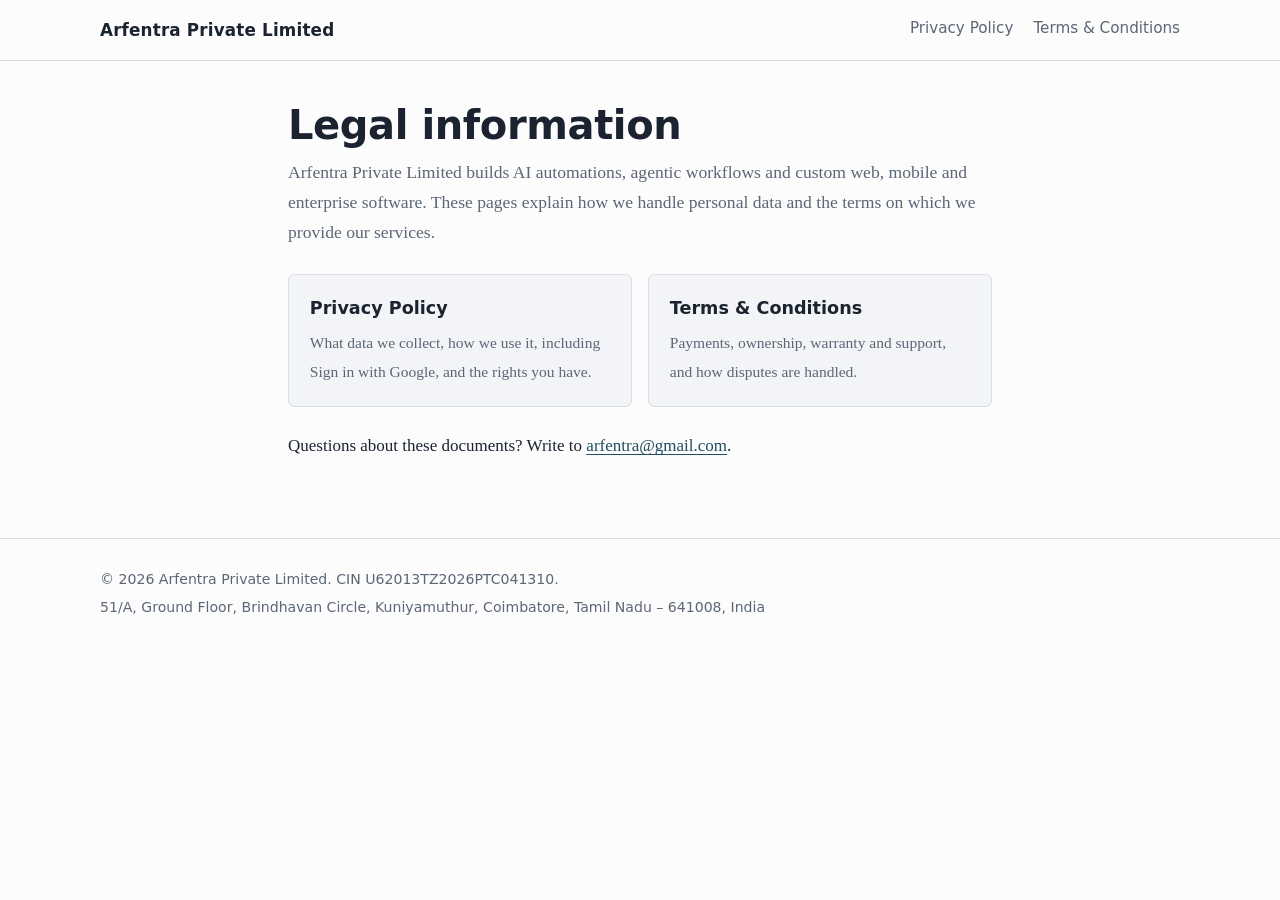
<file: index.html>
<!DOCTYPE html>
<html lang="en-IN">
<head>
  <meta charset="utf-8">
  <meta name="viewport" content="width=device-width, initial-scale=1">
  <title>Legal | Arfentra Private Limited</title>
  <meta name="description" content="Privacy Policy and Terms &amp; Conditions of Arfentra Private Limited.">
  <link rel="stylesheet" href="style.css">
</head>
<body>
  <header class="site-header">
    <div class="bar">
      <a class="brand" href="index.html">Arfentra Private Limited</a>
      <nav aria-label="Legal pages">
        <a href="privacy-policy.html">Privacy Policy</a>
        <a href="terms-and-conditions.html">Terms &amp; Conditions</a>
      </nav>
    </div>
  </header>

  <div class="layout" style="grid-template-columns: minmax(0, 44rem); justify-content: center;">
    <article>
      <h1>Legal information</h1>
      <p class="lede">Arfentra Private Limited builds AI automations, agentic workflows and custom web, mobile and enterprise software. These pages explain how we handle personal data and the terms on which we provide our services.</p>

      <div class="cards">
        <a class="card" href="privacy-policy.html">
          <strong>Privacy Policy</strong>
          <span>What data we collect, how we use it, including Sign in with Google, and the rights you have.</span>
        </a>
        <a class="card" href="terms-and-conditions.html">
          <strong>Terms &amp; Conditions</strong>
          <span>Payments, ownership, warranty and support, and how disputes are handled.</span>
        </a>
      </div>

      <p>Questions about these documents? Write to <a href="mailto:arfentra@gmail.com">arfentra@gmail.com</a>.</p>
    </article>
  </div>

  <footer class="site-footer">
    <div class="inner">
      <p>&copy; 2026 Arfentra Private Limited. CIN U62013TZ2026PTC041310.</p>
      <p>51/A, Ground Floor, Brindhavan Circle, Kuniyamuthur, Coimbatore, Tamil Nadu &ndash; 641008, India</p>
    </div>
  </footer>
</body>
</html>
</file>
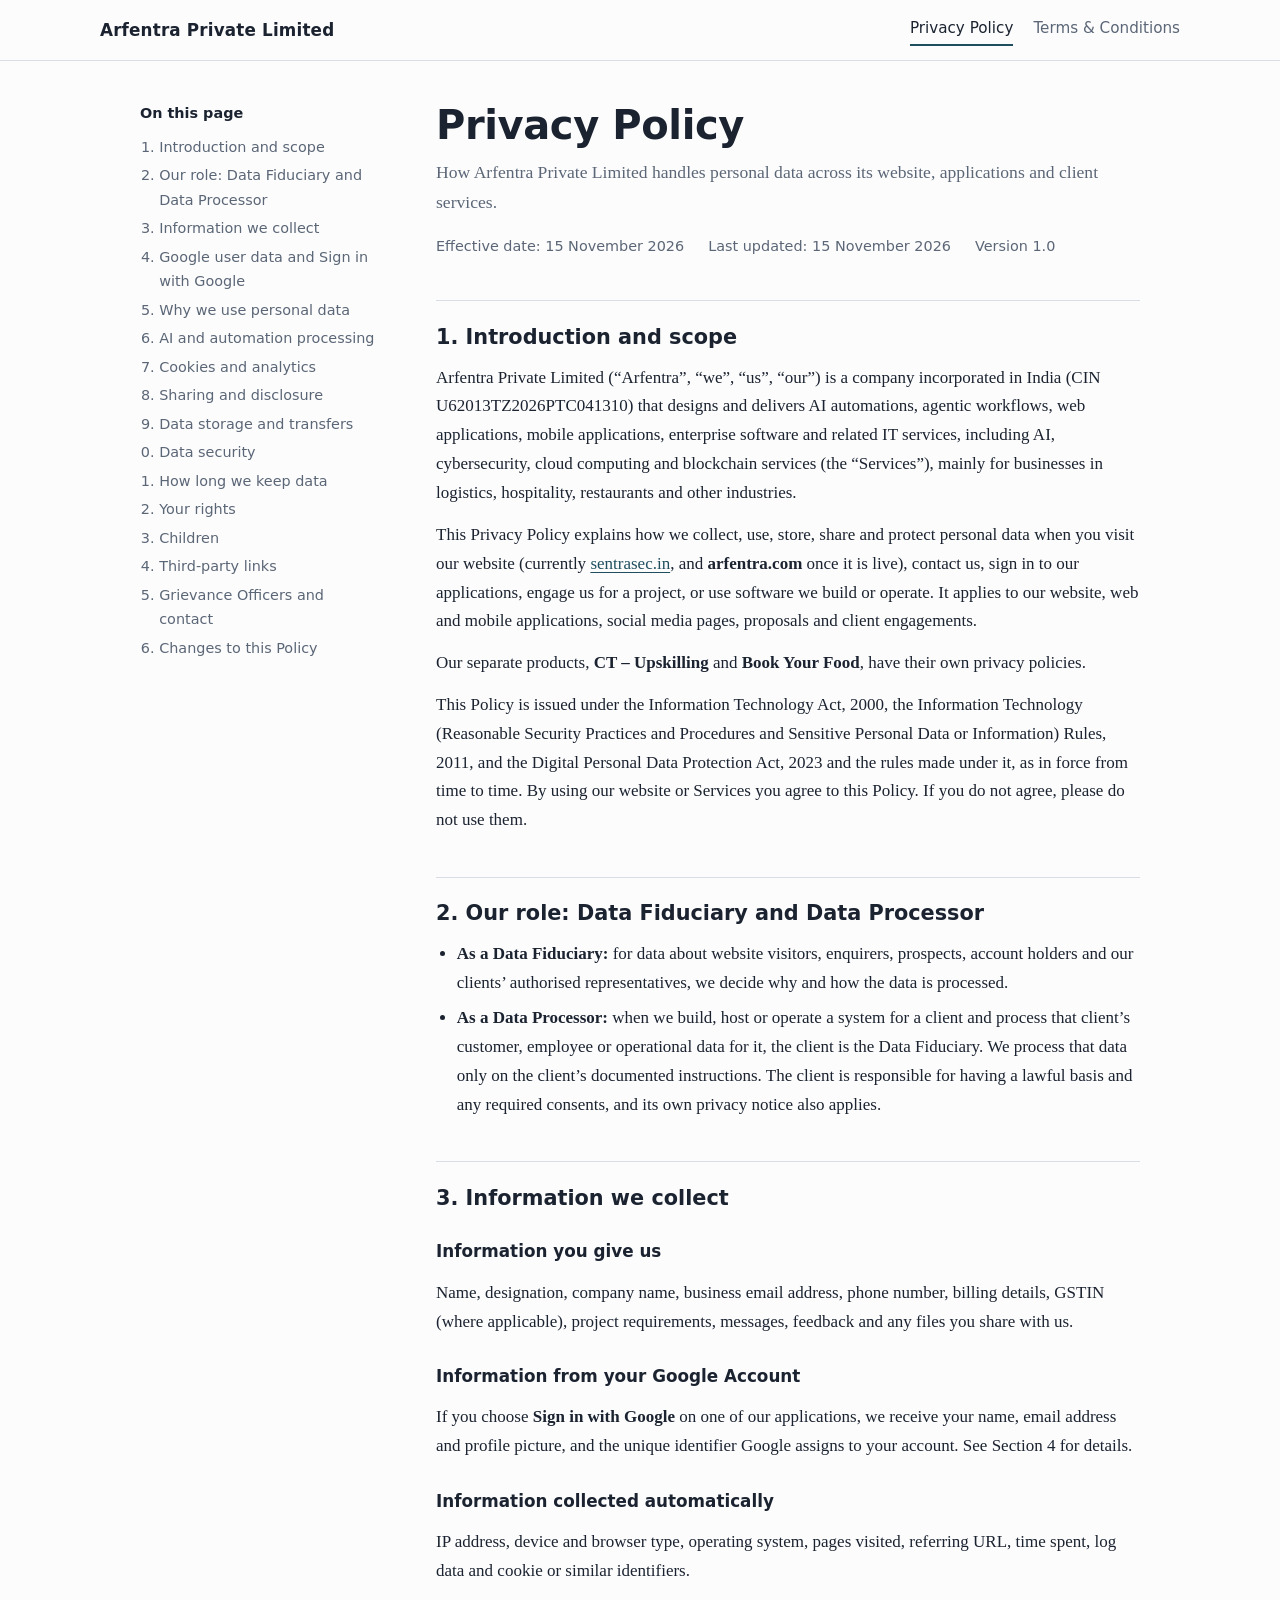
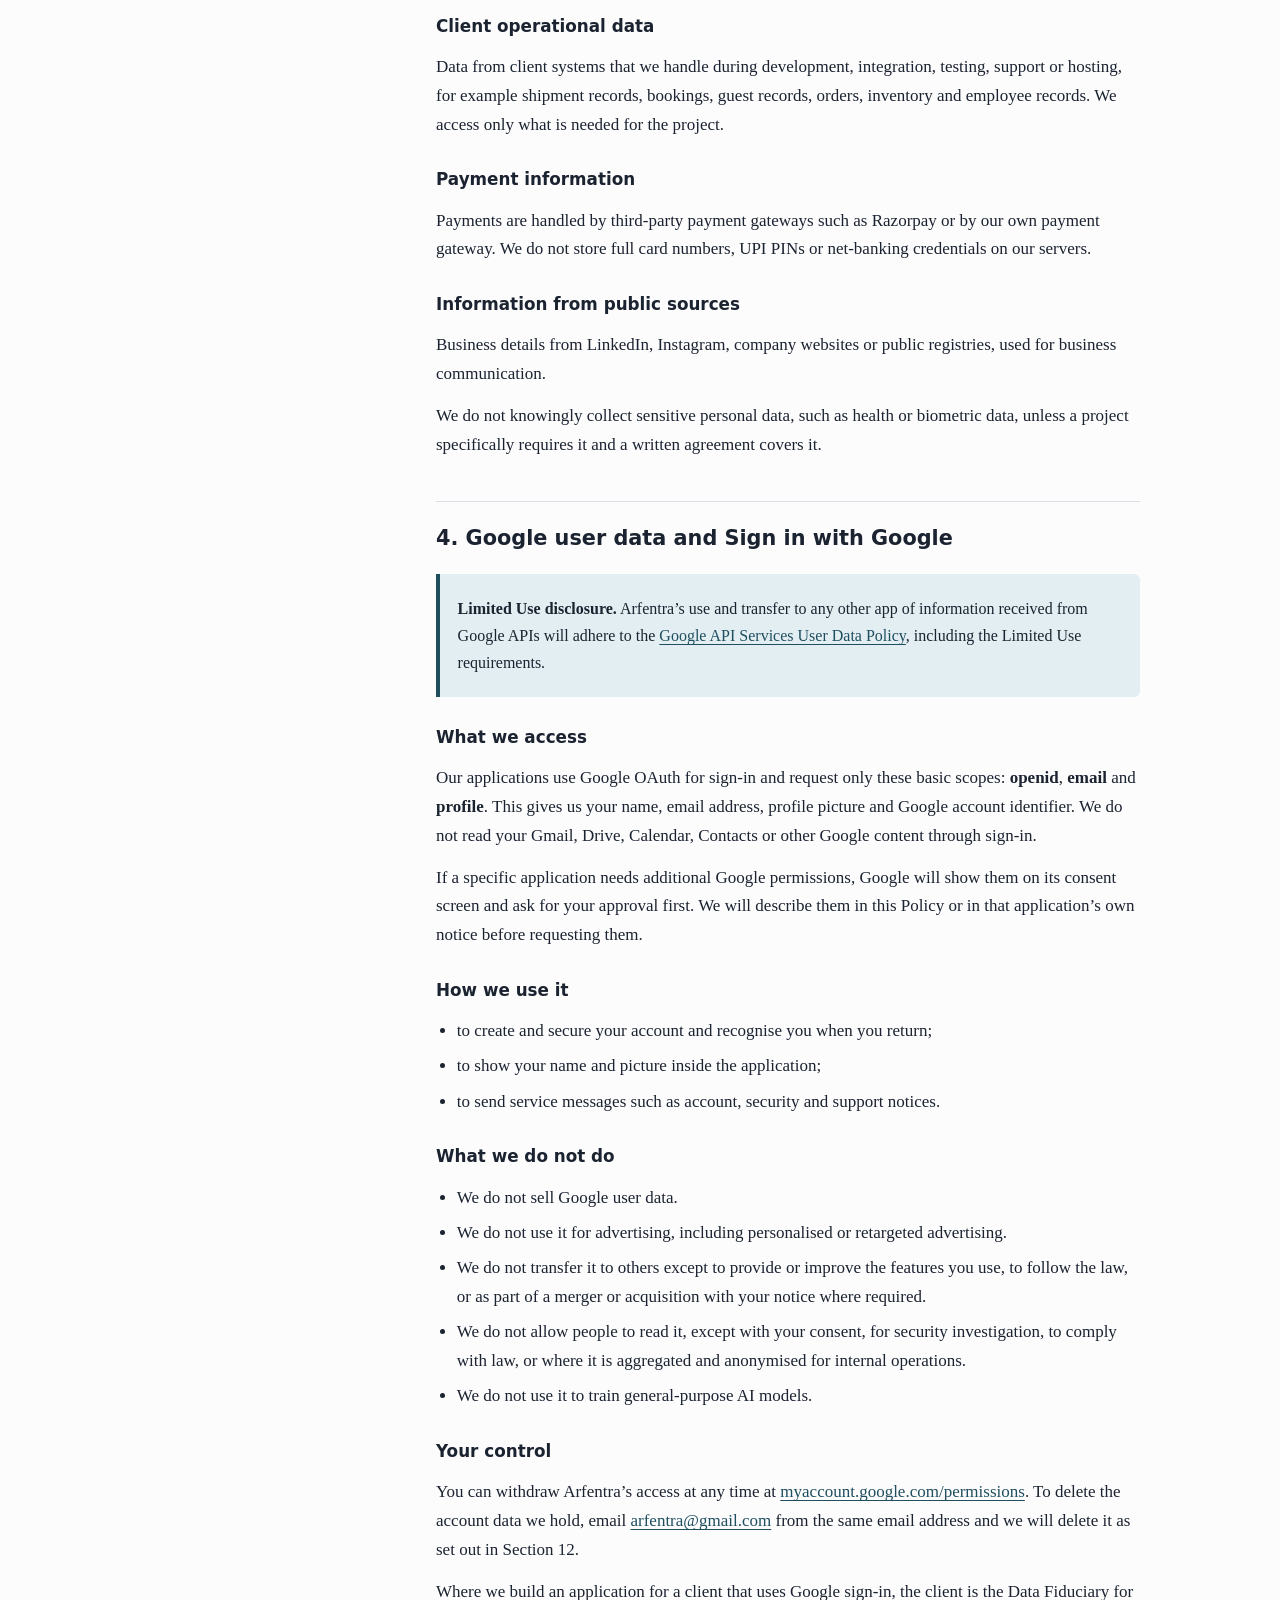
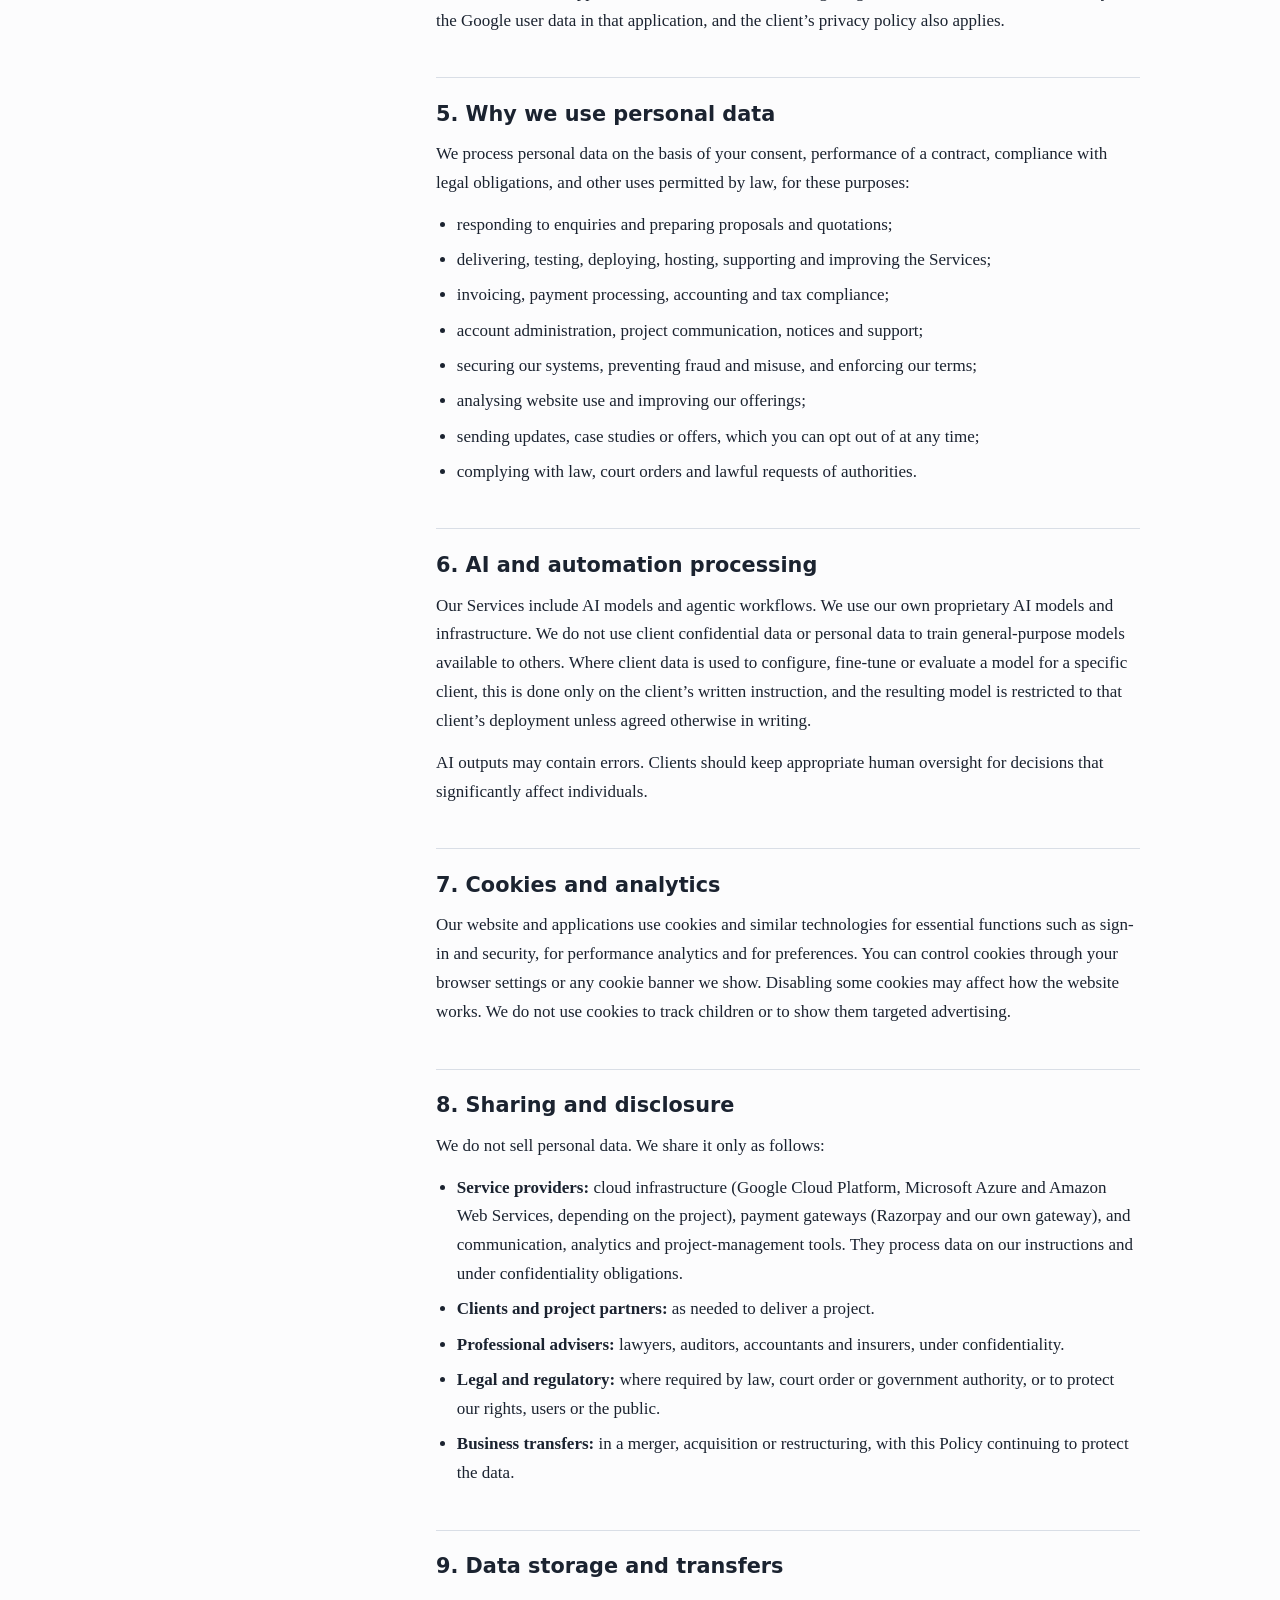
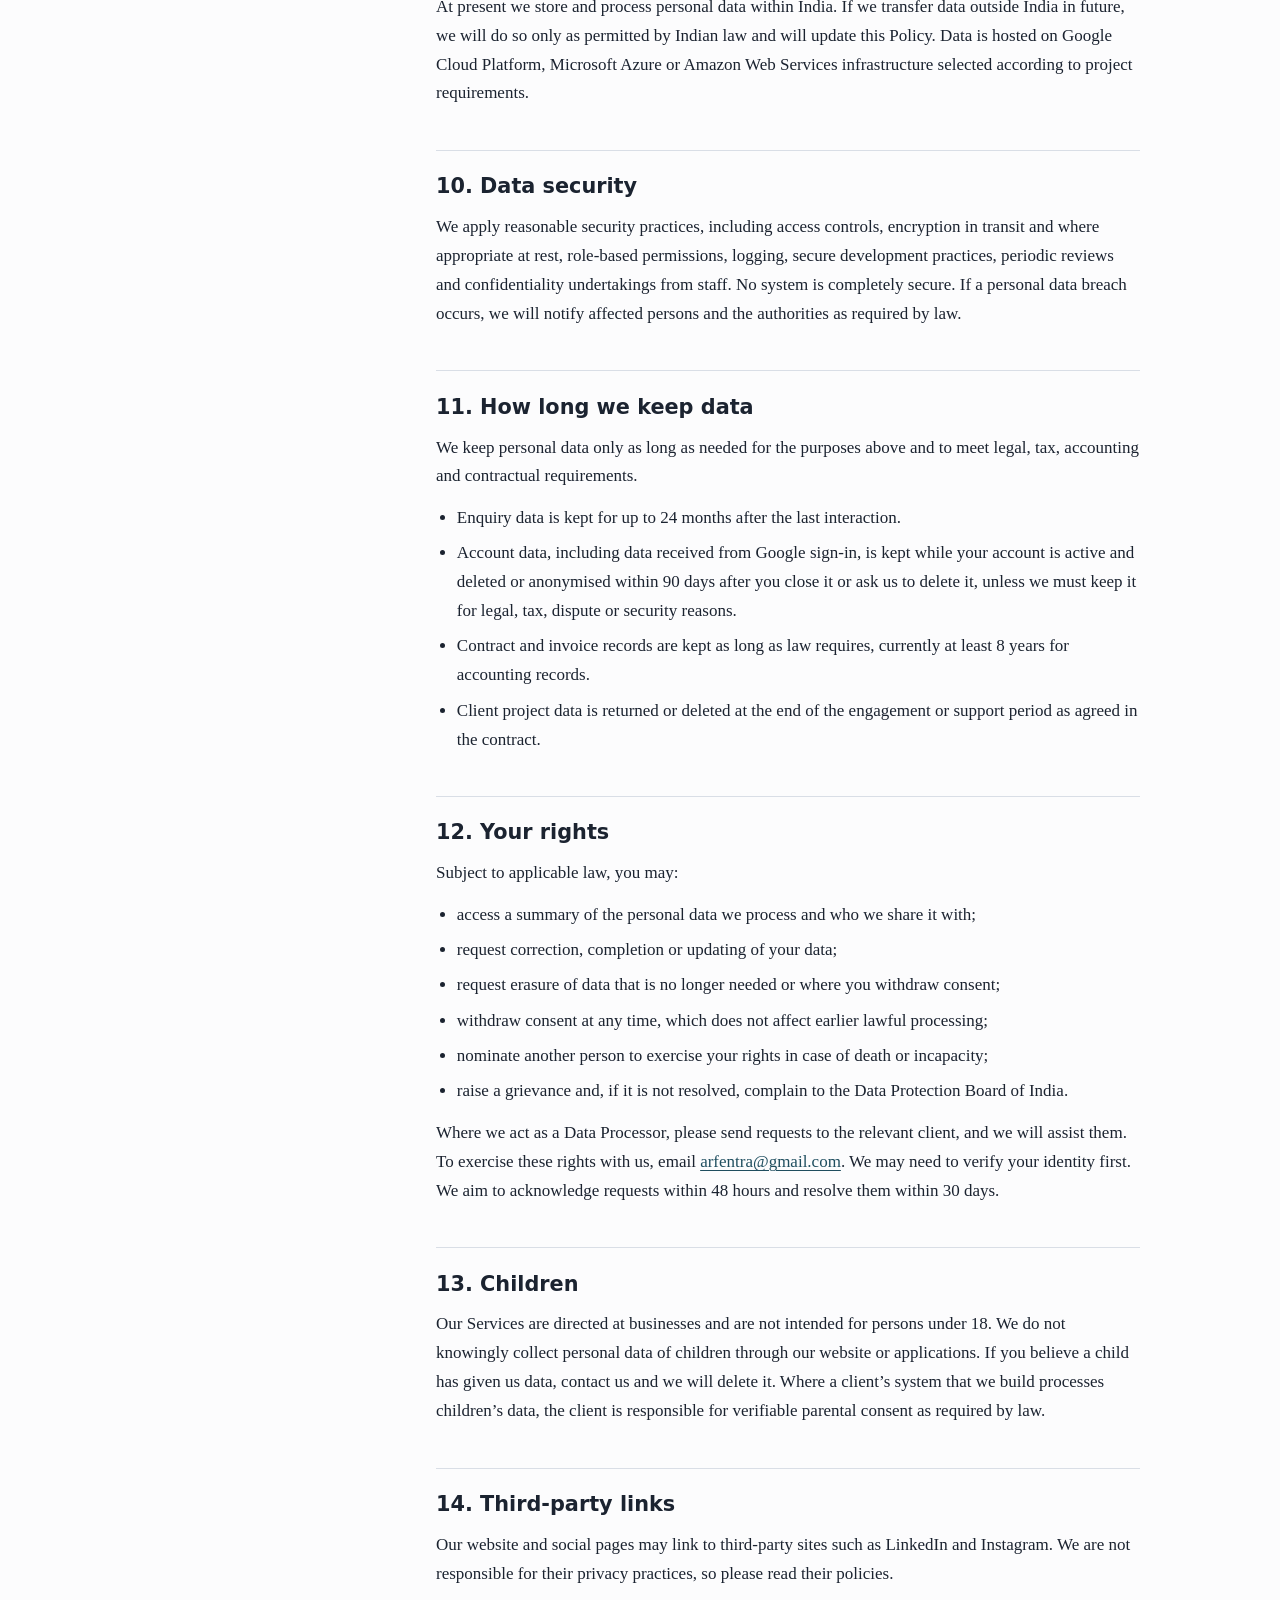
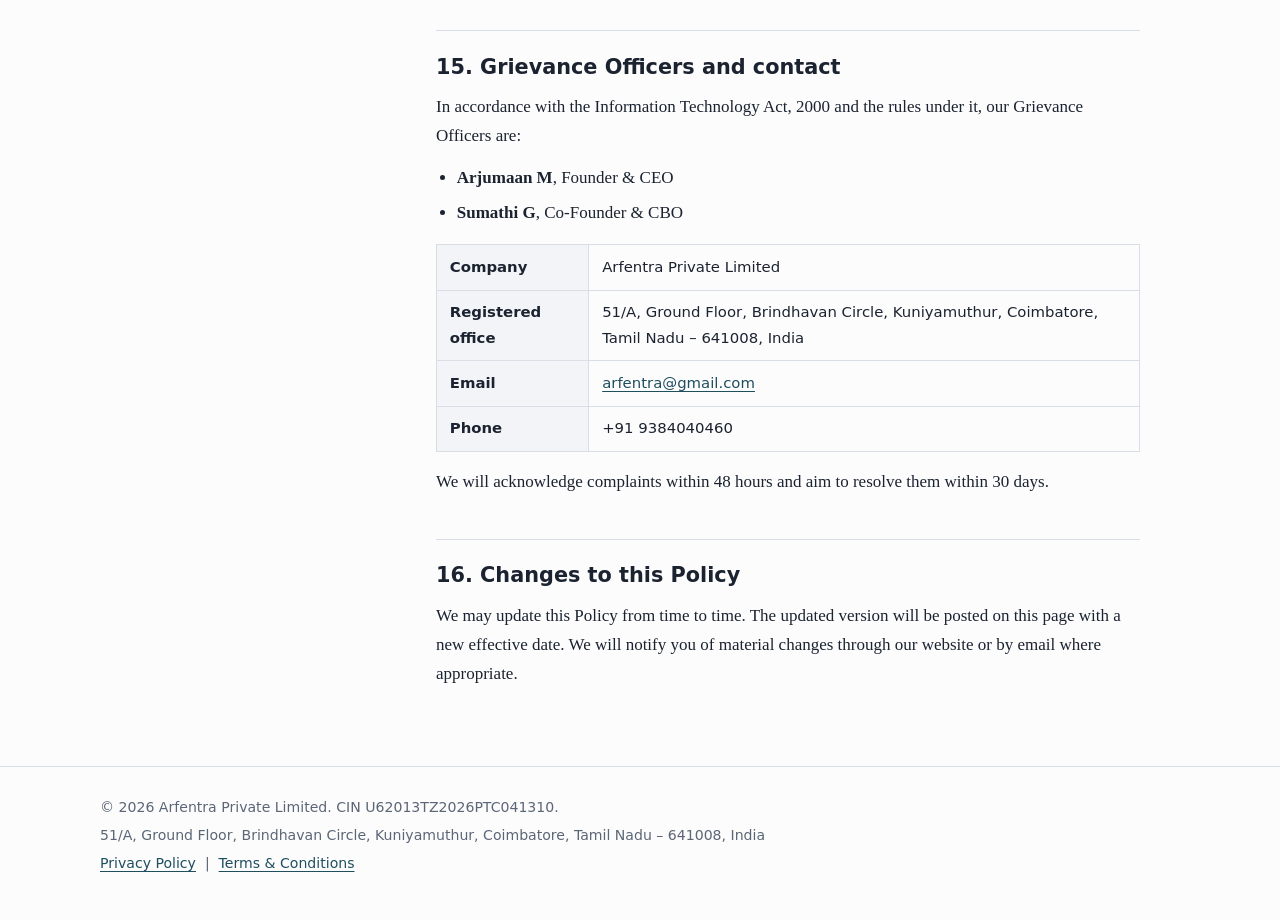
<file: privacy-policy.html>
<!DOCTYPE html>
<html lang="en-IN">
<head>
  <meta charset="utf-8">
  <meta name="viewport" content="width=device-width, initial-scale=1">
  <title>Privacy Policy | Arfentra Private Limited</title>
  <meta name="description" content="How Arfentra Private Limited collects, uses, shares and protects personal data, including data received through Sign in with Google.">
  <link rel="stylesheet" href="style.css">
</head>
<body>
  <header class="site-header">
    <div class="bar">
      <a class="brand" href="index.html">Arfentra Private Limited</a>
      <nav aria-label="Legal pages">
        <a href="privacy-policy.html" aria-current="page">Privacy Policy</a>
        <a href="terms-and-conditions.html">Terms &amp; Conditions</a>
      </nav>
    </div>
  </header>

  <div class="layout">
    <aside class="toc" aria-label="Contents">
      <details>
        <summary>On this page</summary>
        <ol id="toc-list"></ol>
      </details>
    </aside>

    <article>
      <h1>Privacy Policy</h1>
      <p class="lede">How Arfentra Private Limited handles personal data across its website, applications and client services.</p>
      <div class="meta">
        <span>Effective date: 15 November 2026</span>
        <span>Last updated: 15 November 2026</span>
        <span>Version 1.0</span>
      </div>

      <h2>1. Introduction and scope</h2>
      <p>Arfentra Private Limited (&ldquo;Arfentra&rdquo;, &ldquo;we&rdquo;, &ldquo;us&rdquo;, &ldquo;our&rdquo;) is a company incorporated in India (CIN U62013TZ2026PTC041310) that designs and delivers AI automations, agentic workflows, web applications, mobile applications, enterprise software and related IT services, including AI, cybersecurity, cloud computing and blockchain services (the &ldquo;Services&rdquo;), mainly for businesses in logistics, hospitality, restaurants and other industries.</p>
      <p>This Privacy Policy explains how we collect, use, store, share and protect personal data when you visit our website (currently <a href="https://sentrasec.in">sentrasec.in</a>, and <strong>arfentra.com</strong> once it is live), contact us, sign in to our applications, engage us for a project, or use software we build or operate. It applies to our website, web and mobile applications, social media pages, proposals and client engagements.</p>
      <p>Our separate products, <strong>CT &ndash; Upskilling</strong> and <strong>Book Your Food</strong>, have their own privacy policies.</p>
      <p>This Policy is issued under the Information Technology Act, 2000, the Information Technology (Reasonable Security Practices and Procedures and Sensitive Personal Data or Information) Rules, 2011, and the Digital Personal Data Protection Act, 2023 and the rules made under it, as in force from time to time. By using our website or Services you agree to this Policy. If you do not agree, please do not use them.</p>

      <h2>2. Our role: Data Fiduciary and Data Processor</h2>
      <ul>
        <li><strong>As a Data Fiduciary:</strong> for data about website visitors, enquirers, prospects, account holders and our clients&rsquo; authorised representatives, we decide why and how the data is processed.</li>
        <li><strong>As a Data Processor:</strong> when we build, host or operate a system for a client and process that client&rsquo;s customer, employee or operational data for it, the client is the Data Fiduciary. We process that data only on the client&rsquo;s documented instructions. The client is responsible for having a lawful basis and any required consents, and its own privacy notice also applies.</li>
      </ul>

      <h2>3. Information we collect</h2>
      <h3>Information you give us</h3>
      <p>Name, designation, company name, business email address, phone number, billing details, GSTIN (where applicable), project requirements, messages, feedback and any files you share with us.</p>
      <h3>Information from your Google Account</h3>
      <p>If you choose <strong>Sign in with Google</strong> on one of our applications, we receive your name, email address and profile picture, and the unique identifier Google assigns to your account. See Section 4 for details.</p>
      <h3>Information collected automatically</h3>
      <p>IP address, device and browser type, operating system, pages visited, referring URL, time spent, log data and cookie or similar identifiers.</p>
      <h3>Client operational data</h3>
      <p>Data from client systems that we handle during development, integration, testing, support or hosting, for example shipment records, bookings, guest records, orders, inventory and employee records. We access only what is needed for the project.</p>
      <h3>Payment information</h3>
      <p>Payments are handled by third-party payment gateways such as Razorpay or by our own payment gateway. We do not store full card numbers, UPI PINs or net-banking credentials on our servers.</p>
      <h3>Information from public sources</h3>
      <p>Business details from LinkedIn, Instagram, company websites or public registries, used for business communication.</p>
      <p>We do not knowingly collect sensitive personal data, such as health or biometric data, unless a project specifically requires it and a written agreement covers it.</p>

      <h2>4. Google user data and Sign in with Google</h2>
      <div class="callout">
        <p><strong>Limited Use disclosure.</strong> Arfentra&rsquo;s use and transfer to any other app of information received from Google APIs will adhere to the <a href="https://developers.google.com/terms/api-services-user-data-policy#additional_requirements_for_specific_api_scopes">Google API Services User Data Policy</a>, including the Limited Use requirements.</p>
      </div>
      <h3>What we access</h3>
      <p>Our applications use Google OAuth for sign-in and request only these basic scopes: <strong>openid</strong>, <strong>email</strong> and <strong>profile</strong>. This gives us your name, email address, profile picture and Google account identifier. We do not read your Gmail, Drive, Calendar, Contacts or other Google content through sign-in.</p>
      <p>If a specific application needs additional Google permissions, Google will show them on its consent screen and ask for your approval first. We will describe them in this Policy or in that application&rsquo;s own notice before requesting them.</p>
      <h3>How we use it</h3>
      <ul>
        <li>to create and secure your account and recognise you when you return;</li>
        <li>to show your name and picture inside the application;</li>
        <li>to send service messages such as account, security and support notices.</li>
      </ul>
      <h3>What we do not do</h3>
      <ul>
        <li>We do not sell Google user data.</li>
        <li>We do not use it for advertising, including personalised or retargeted advertising.</li>
        <li>We do not transfer it to others except to provide or improve the features you use, to follow the law, or as part of a merger or acquisition with your notice where required.</li>
        <li>We do not allow people to read it, except with your consent, for security investigation, to comply with law, or where it is aggregated and anonymised for internal operations.</li>
        <li>We do not use it to train general-purpose AI models.</li>
      </ul>
      <h3>Your control</h3>
      <p>You can withdraw Arfentra&rsquo;s access at any time at <a href="https://myaccount.google.com/permissions">myaccount.google.com/permissions</a>. To delete the account data we hold, email <a href="mailto:arfentra@gmail.com">arfentra@gmail.com</a> from the same email address and we will delete it as set out in Section 12.</p>
      <p>Where we build an application for a client that uses Google sign-in, the client is the Data Fiduciary for the Google user data in that application, and the client&rsquo;s privacy policy also applies.</p>

      <h2>5. Why we use personal data</h2>
      <p>We process personal data on the basis of your consent, performance of a contract, compliance with legal obligations, and other uses permitted by law, for these purposes:</p>
      <ul>
        <li>responding to enquiries and preparing proposals and quotations;</li>
        <li>delivering, testing, deploying, hosting, supporting and improving the Services;</li>
        <li>invoicing, payment processing, accounting and tax compliance;</li>
        <li>account administration, project communication, notices and support;</li>
        <li>securing our systems, preventing fraud and misuse, and enforcing our terms;</li>
        <li>analysing website use and improving our offerings;</li>
        <li>sending updates, case studies or offers, which you can opt out of at any time;</li>
        <li>complying with law, court orders and lawful requests of authorities.</li>
      </ul>

      <h2>6. AI and automation processing</h2>
      <p>Our Services include AI models and agentic workflows. We use our own proprietary AI models and infrastructure. We do not use client confidential data or personal data to train general-purpose models available to others. Where client data is used to configure, fine-tune or evaluate a model for a specific client, this is done only on the client&rsquo;s written instruction, and the resulting model is restricted to that client&rsquo;s deployment unless agreed otherwise in writing.</p>
      <p>AI outputs may contain errors. Clients should keep appropriate human oversight for decisions that significantly affect individuals.</p>

      <h2>7. Cookies and analytics</h2>
      <p>Our website and applications use cookies and similar technologies for essential functions such as sign-in and security, for performance analytics and for preferences. You can control cookies through your browser settings or any cookie banner we show. Disabling some cookies may affect how the website works. We do not use cookies to track children or to show them targeted advertising.</p>

      <h2>8. Sharing and disclosure</h2>
      <p>We do not sell personal data. We share it only as follows:</p>
      <ul>
        <li><strong>Service providers:</strong> cloud infrastructure (Google Cloud Platform, Microsoft Azure and Amazon Web Services, depending on the project), payment gateways (Razorpay and our own gateway), and communication, analytics and project-management tools. They process data on our instructions and under confidentiality obligations.</li>
        <li><strong>Clients and project partners:</strong> as needed to deliver a project.</li>
        <li><strong>Professional advisers:</strong> lawyers, auditors, accountants and insurers, under confidentiality.</li>
        <li><strong>Legal and regulatory:</strong> where required by law, court order or government authority, or to protect our rights, users or the public.</li>
        <li><strong>Business transfers:</strong> in a merger, acquisition or restructuring, with this Policy continuing to protect the data.</li>
      </ul>

      <h2>9. Data storage and transfers</h2>
      <p>At present we store and process personal data within India. If we transfer data outside India in future, we will do so only as permitted by Indian law and will update this Policy. Data is hosted on Google Cloud Platform, Microsoft Azure or Amazon Web Services infrastructure selected according to project requirements.</p>

      <h2>10. Data security</h2>
      <p>We apply reasonable security practices, including access controls, encryption in transit and where appropriate at rest, role-based permissions, logging, secure development practices, periodic reviews and confidentiality undertakings from staff. No system is completely secure. If a personal data breach occurs, we will notify affected persons and the authorities as required by law.</p>

      <h2>11. How long we keep data</h2>
      <p>We keep personal data only as long as needed for the purposes above and to meet legal, tax, accounting and contractual requirements.</p>
      <ul>
        <li>Enquiry data is kept for up to 24 months after the last interaction.</li>
        <li>Account data, including data received from Google sign-in, is kept while your account is active and deleted or anonymised within 90 days after you close it or ask us to delete it, unless we must keep it for legal, tax, dispute or security reasons.</li>
        <li>Contract and invoice records are kept as long as law requires, currently at least 8 years for accounting records.</li>
        <li>Client project data is returned or deleted at the end of the engagement or support period as agreed in the contract.</li>
      </ul>

      <h2>12. Your rights</h2>
      <p>Subject to applicable law, you may:</p>
      <ul>
        <li>access a summary of the personal data we process and who we share it with;</li>
        <li>request correction, completion or updating of your data;</li>
        <li>request erasure of data that is no longer needed or where you withdraw consent;</li>
        <li>withdraw consent at any time, which does not affect earlier lawful processing;</li>
        <li>nominate another person to exercise your rights in case of death or incapacity;</li>
        <li>raise a grievance and, if it is not resolved, complain to the Data Protection Board of India.</li>
      </ul>
      <p>Where we act as a Data Processor, please send requests to the relevant client, and we will assist them. To exercise these rights with us, email <a href="mailto:arfentra@gmail.com">arfentra@gmail.com</a>. We may need to verify your identity first. We aim to acknowledge requests within 48 hours and resolve them within 30 days.</p>

      <h2>13. Children</h2>
      <p>Our Services are directed at businesses and are not intended for persons under 18. We do not knowingly collect personal data of children through our website or applications. If you believe a child has given us data, contact us and we will delete it. Where a client&rsquo;s system that we build processes children&rsquo;s data, the client is responsible for verifiable parental consent as required by law.</p>

      <h2>14. Third-party links</h2>
      <p>Our website and social pages may link to third-party sites such as LinkedIn and Instagram. We are not responsible for their privacy practices, so please read their policies.</p>

      <h2>15. Grievance Officers and contact</h2>
      <p>In accordance with the Information Technology Act, 2000 and the rules under it, our Grievance Officers are:</p>
      <ul>
        <li><strong>Arjumaan M</strong>, Founder &amp; CEO</li>
        <li><strong>Sumathi G</strong>, Co-Founder &amp; CBO</li>
      </ul>
      <div class="table-wrap">
        <table>
          <tbody>
            <tr><th scope="row">Company</th><td>Arfentra Private Limited</td></tr>
            <tr><th scope="row">Registered office</th><td>51/A, Ground Floor, Brindhavan Circle, Kuniyamuthur, Coimbatore, Tamil Nadu &ndash; 641008, India</td></tr>
            <tr><th scope="row">Email</th><td><a href="mailto:arfentra@gmail.com">arfentra@gmail.com</a></td></tr>
            <tr><th scope="row">Phone</th><td>+91 9384040460</td></tr>
          </tbody>
        </table>
      </div>
      <p>We will acknowledge complaints within 48 hours and aim to resolve them within 30 days.</p>

      <h2>16. Changes to this Policy</h2>
      <p>We may update this Policy from time to time. The updated version will be posted on this page with a new effective date. We will notify you of material changes through our website or by email where appropriate.</p>
    </article>
  </div>

  <footer class="site-footer">
    <div class="inner">
      <p>&copy; 2026 Arfentra Private Limited. CIN U62013TZ2026PTC041310.</p>
      <p>51/A, Ground Floor, Brindhavan Circle, Kuniyamuthur, Coimbatore, Tamil Nadu &ndash; 641008, India</p>
      <p><a href="privacy-policy.html">Privacy Policy</a> &nbsp;|&nbsp; <a href="terms-and-conditions.html">Terms &amp; Conditions</a></p>
    </div>
  </footer>
  <script src="toc.js"></script>
</body>
</html>
</file>
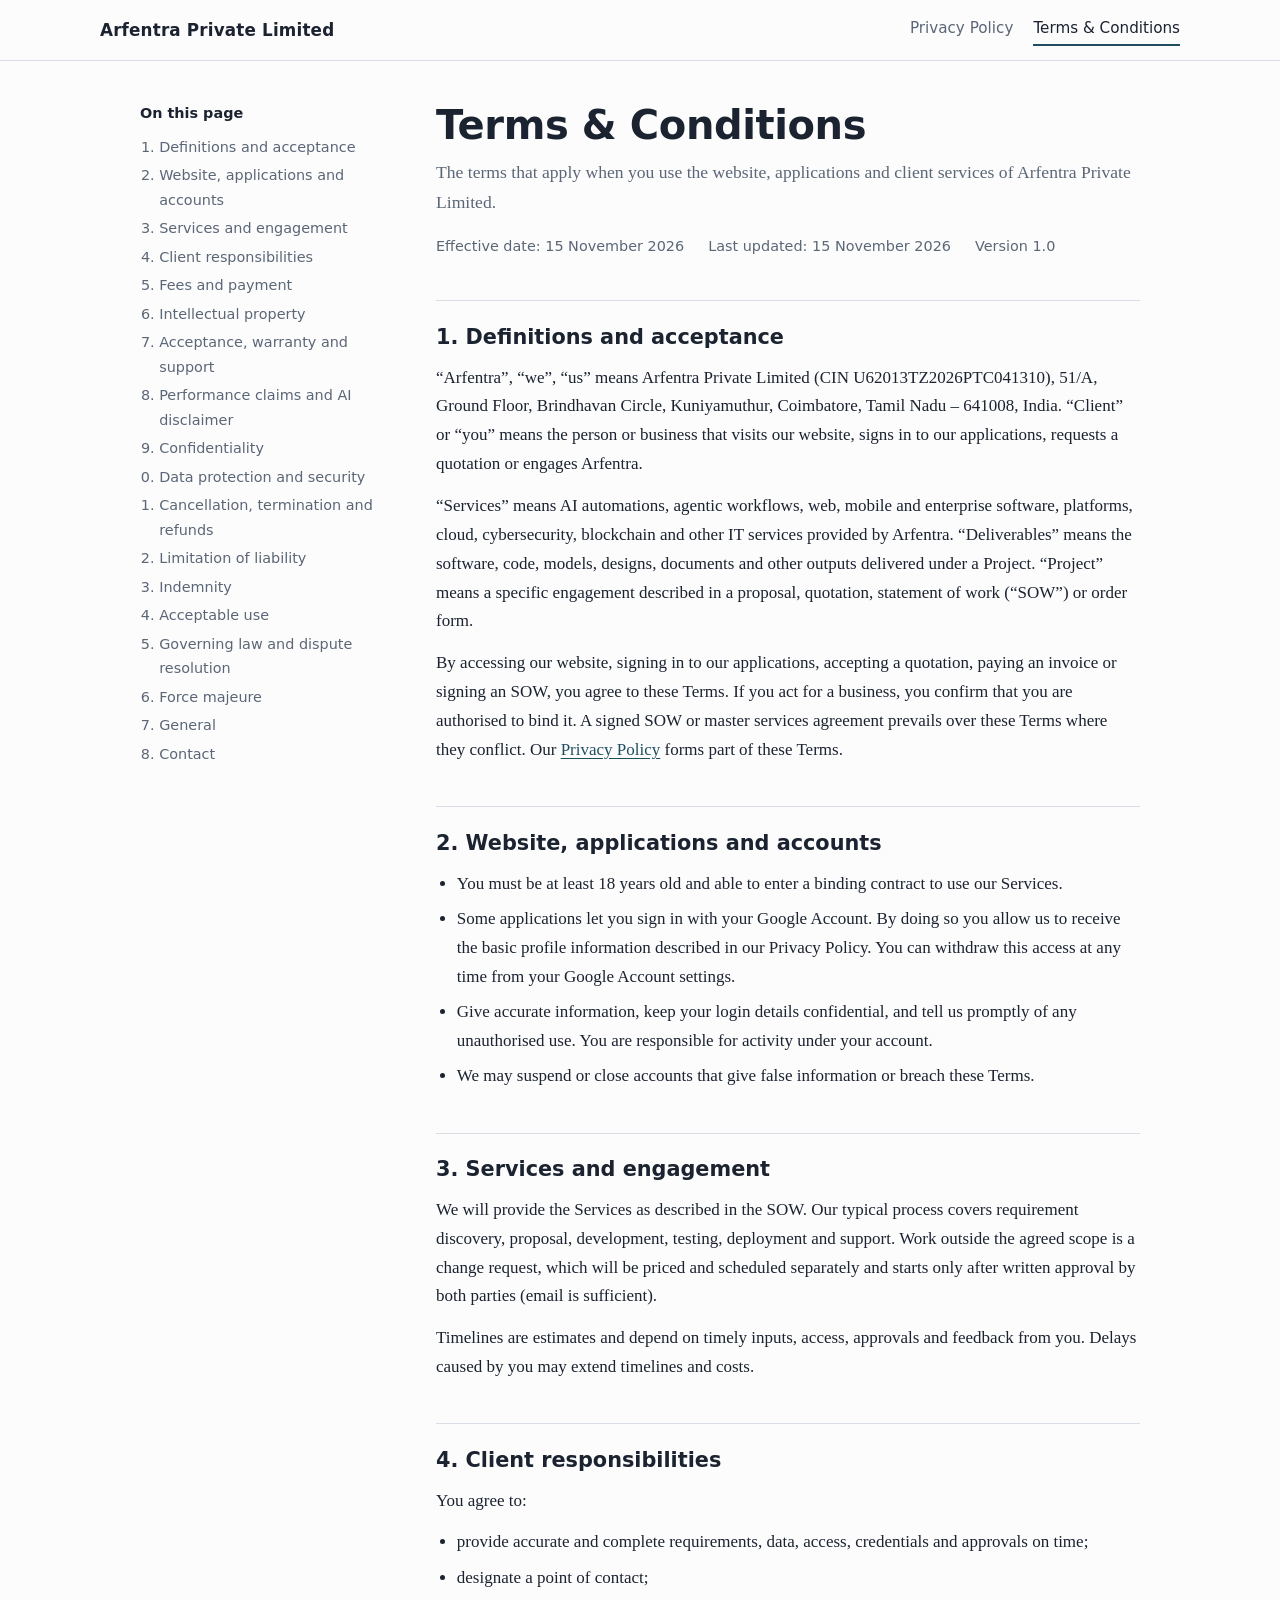
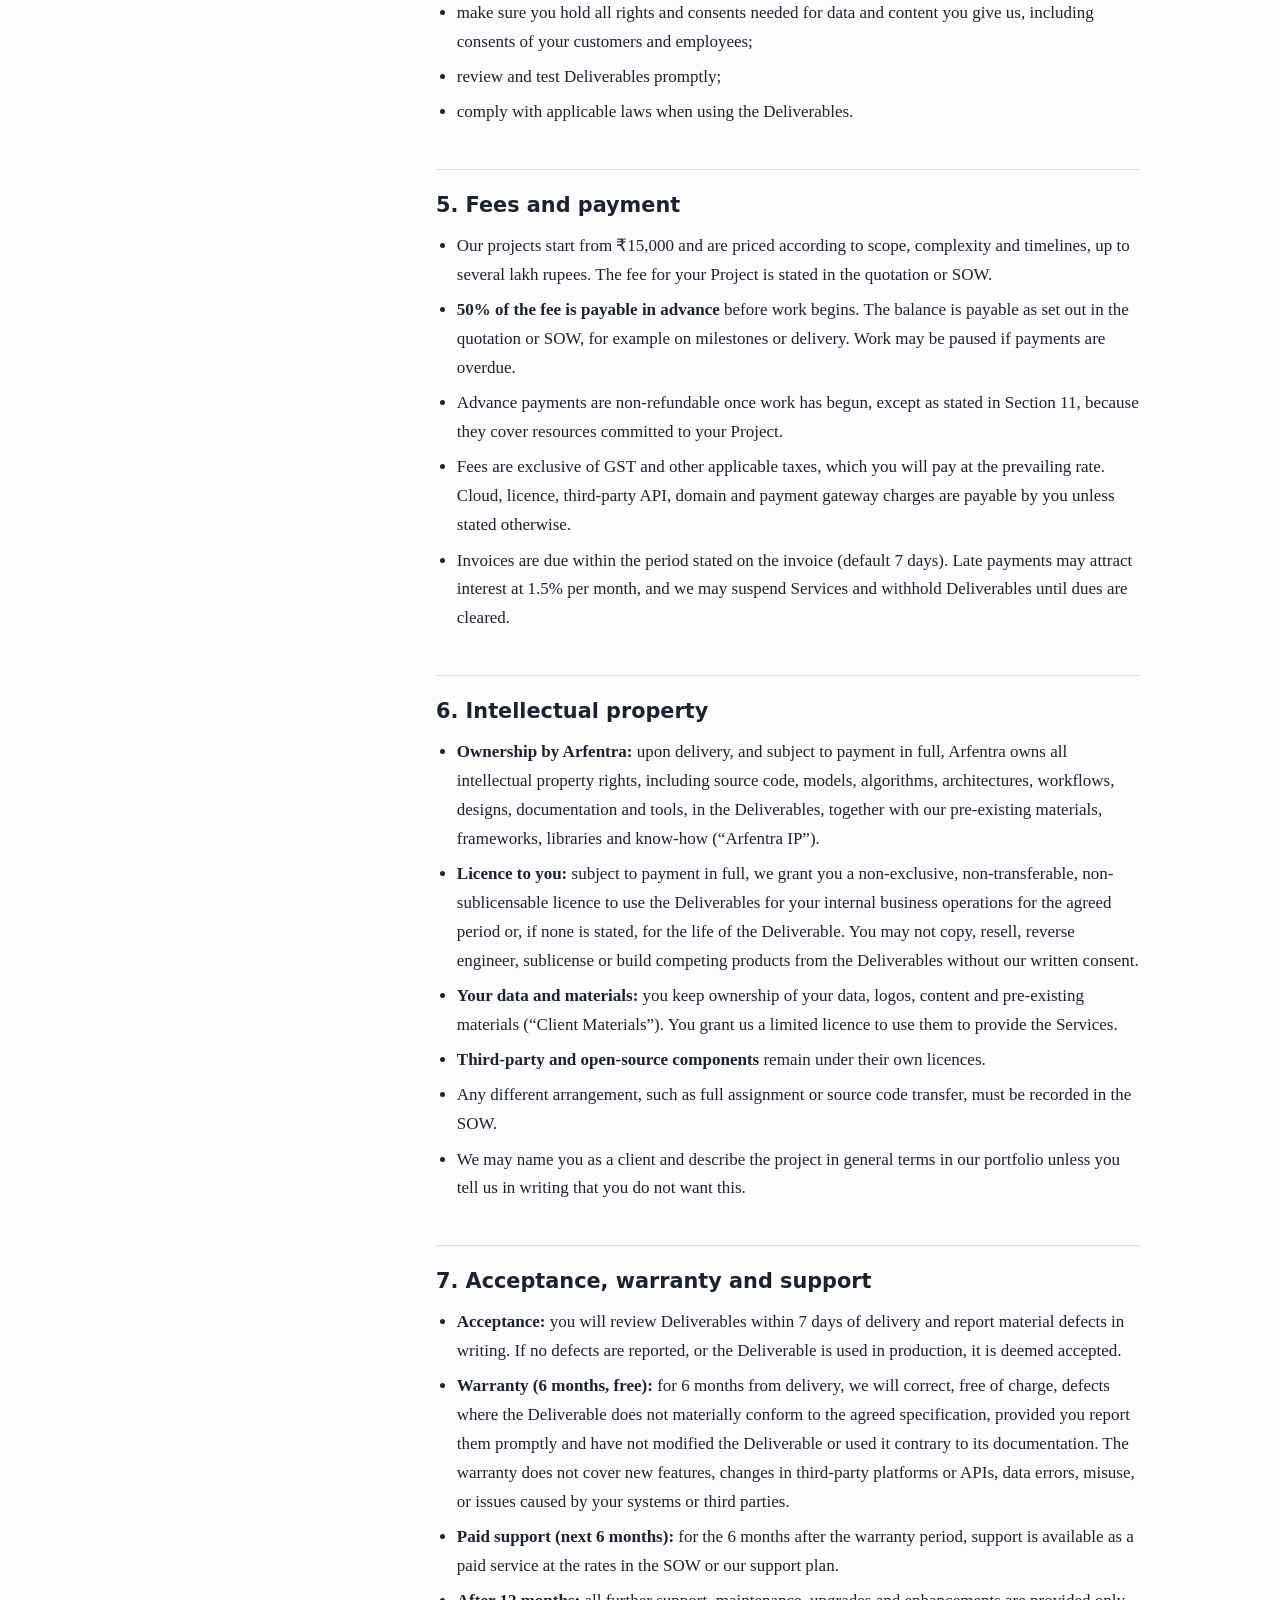
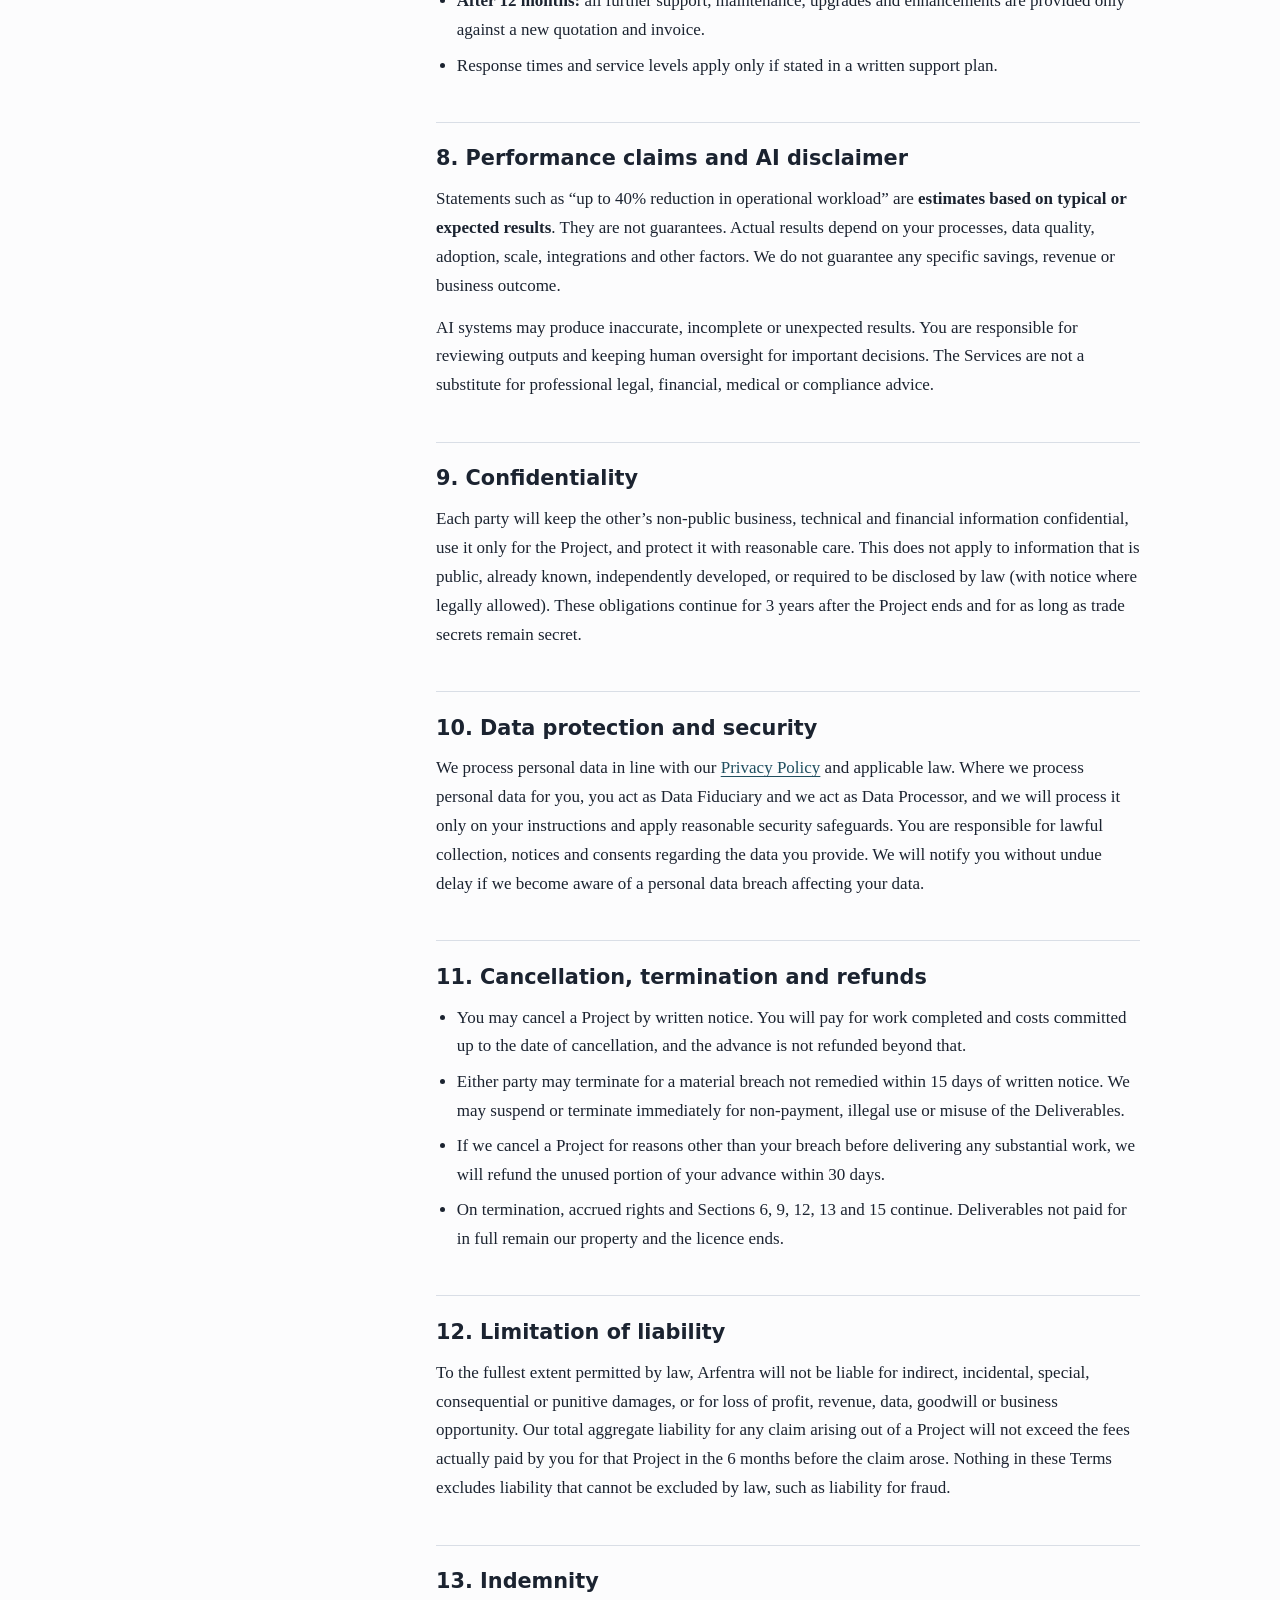
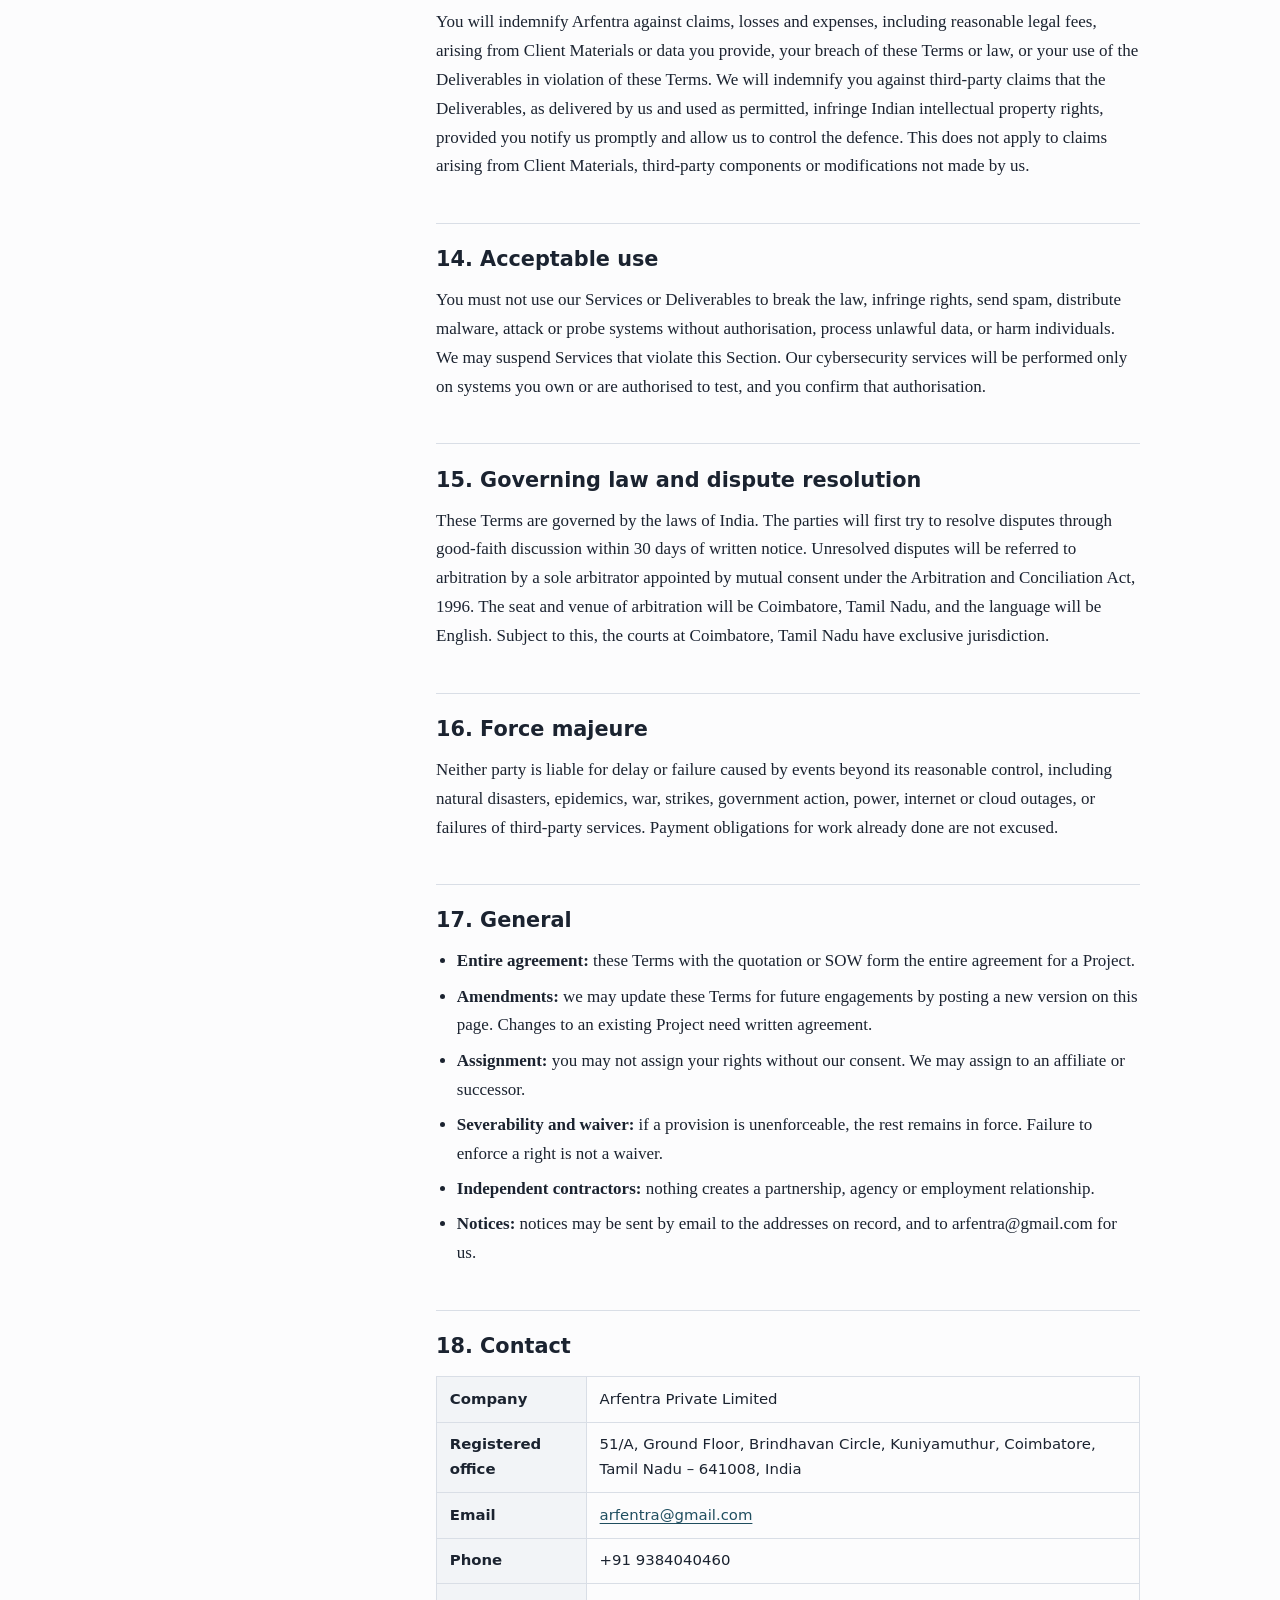
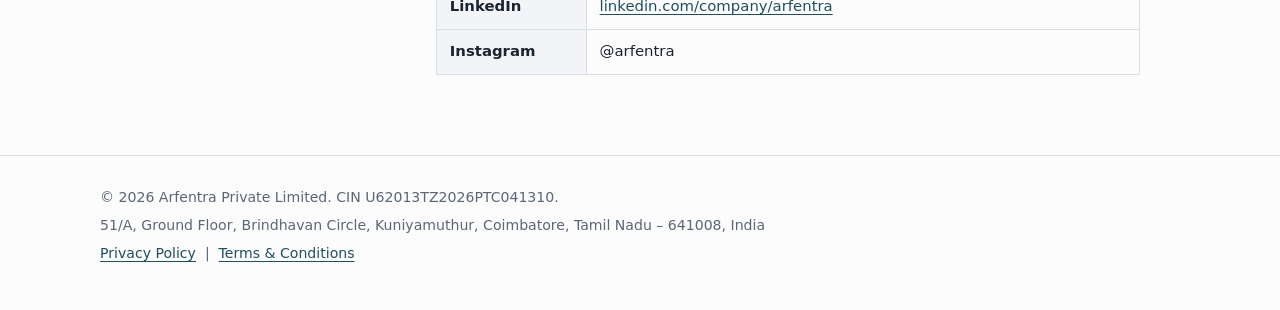
<file: terms-and-conditions.html>
<!DOCTYPE html>
<html lang="en-IN">
<head>
  <meta charset="utf-8">
  <meta name="viewport" content="width=device-width, initial-scale=1">
  <title>Terms &amp; Conditions | Arfentra Private Limited</title>
  <meta name="description" content="Terms and Conditions for the AI automation, agentic workflow, software and IT services of Arfentra Private Limited.">
  <link rel="stylesheet" href="style.css">
</head>
<body>
  <header class="site-header">
    <div class="bar">
      <a class="brand" href="index.html">Arfentra Private Limited</a>
      <nav aria-label="Legal pages">
        <a href="privacy-policy.html">Privacy Policy</a>
        <a href="terms-and-conditions.html" aria-current="page">Terms &amp; Conditions</a>
      </nav>
    </div>
  </header>

  <div class="layout">
    <aside class="toc" aria-label="Contents">
      <details>
        <summary>On this page</summary>
        <ol id="toc-list"></ol>
      </details>
    </aside>

    <article>
      <h1>Terms &amp; Conditions</h1>
      <p class="lede">The terms that apply when you use the website, applications and client services of Arfentra Private Limited.</p>
      <div class="meta">
        <span>Effective date: 15 November 2026</span>
        <span>Last updated: 15 November 2026</span>
        <span>Version 1.0</span>
      </div>

      <h2>1. Definitions and acceptance</h2>
      <p>&ldquo;Arfentra&rdquo;, &ldquo;we&rdquo;, &ldquo;us&rdquo; means Arfentra Private Limited (CIN U62013TZ2026PTC041310), 51/A, Ground Floor, Brindhavan Circle, Kuniyamuthur, Coimbatore, Tamil Nadu &ndash; 641008, India. &ldquo;Client&rdquo; or &ldquo;you&rdquo; means the person or business that visits our website, signs in to our applications, requests a quotation or engages Arfentra.</p>
      <p>&ldquo;Services&rdquo; means AI automations, agentic workflows, web, mobile and enterprise software, platforms, cloud, cybersecurity, blockchain and other IT services provided by Arfentra. &ldquo;Deliverables&rdquo; means the software, code, models, designs, documents and other outputs delivered under a Project. &ldquo;Project&rdquo; means a specific engagement described in a proposal, quotation, statement of work (&ldquo;SOW&rdquo;) or order form.</p>
      <p>By accessing our website, signing in to our applications, accepting a quotation, paying an invoice or signing an SOW, you agree to these Terms. If you act for a business, you confirm that you are authorised to bind it. A signed SOW or master services agreement prevails over these Terms where they conflict. Our <a href="privacy-policy.html">Privacy Policy</a> forms part of these Terms.</p>

      <h2>2. Website, applications and accounts</h2>
      <ul>
        <li>You must be at least 18 years old and able to enter a binding contract to use our Services.</li>
        <li>Some applications let you sign in with your Google Account. By doing so you allow us to receive the basic profile information described in our Privacy Policy. You can withdraw this access at any time from your Google Account settings.</li>
        <li>Give accurate information, keep your login details confidential, and tell us promptly of any unauthorised use. You are responsible for activity under your account.</li>
        <li>We may suspend or close accounts that give false information or breach these Terms.</li>
      </ul>

      <h2>3. Services and engagement</h2>
      <p>We will provide the Services as described in the SOW. Our typical process covers requirement discovery, proposal, development, testing, deployment and support. Work outside the agreed scope is a change request, which will be priced and scheduled separately and starts only after written approval by both parties (email is sufficient).</p>
      <p>Timelines are estimates and depend on timely inputs, access, approvals and feedback from you. Delays caused by you may extend timelines and costs.</p>

      <h2>4. Client responsibilities</h2>
      <p>You agree to:</p>
      <ul>
        <li>provide accurate and complete requirements, data, access, credentials and approvals on time;</li>
        <li>designate a point of contact;</li>
        <li>make sure you hold all rights and consents needed for data and content you give us, including consents of your customers and employees;</li>
        <li>review and test Deliverables promptly;</li>
        <li>comply with applicable laws when using the Deliverables.</li>
      </ul>

      <h2>5. Fees and payment</h2>
      <ul>
        <li>Our projects start from &#8377;15,000 and are priced according to scope, complexity and timelines, up to several lakh rupees. The fee for your Project is stated in the quotation or SOW.</li>
        <li><strong>50% of the fee is payable in advance</strong> before work begins. The balance is payable as set out in the quotation or SOW, for example on milestones or delivery. Work may be paused if payments are overdue.</li>
        <li>Advance payments are non-refundable once work has begun, except as stated in Section 11, because they cover resources committed to your Project.</li>
        <li>Fees are exclusive of GST and other applicable taxes, which you will pay at the prevailing rate. Cloud, licence, third-party API, domain and payment gateway charges are payable by you unless stated otherwise.</li>
        <li>Invoices are due within the period stated on the invoice (default 7 days). Late payments may attract interest at 1.5% per month, and we may suspend Services and withhold Deliverables until dues are cleared.</li>
      </ul>

      <h2>6. Intellectual property</h2>
      <ul>
        <li><strong>Ownership by Arfentra:</strong> upon delivery, and subject to payment in full, Arfentra owns all intellectual property rights, including source code, models, algorithms, architectures, workflows, designs, documentation and tools, in the Deliverables, together with our pre-existing materials, frameworks, libraries and know-how (&ldquo;Arfentra IP&rdquo;).</li>
        <li><strong>Licence to you:</strong> subject to payment in full, we grant you a non-exclusive, non-transferable, non-sublicensable licence to use the Deliverables for your internal business operations for the agreed period or, if none is stated, for the life of the Deliverable. You may not copy, resell, reverse engineer, sublicense or build competing products from the Deliverables without our written consent.</li>
        <li><strong>Your data and materials:</strong> you keep ownership of your data, logos, content and pre-existing materials (&ldquo;Client Materials&rdquo;). You grant us a limited licence to use them to provide the Services.</li>
        <li><strong>Third-party and open-source components</strong> remain under their own licences.</li>
        <li>Any different arrangement, such as full assignment or source code transfer, must be recorded in the SOW.</li>
        <li>We may name you as a client and describe the project in general terms in our portfolio unless you tell us in writing that you do not want this.</li>
      </ul>

      <h2>7. Acceptance, warranty and support</h2>
      <ul>
        <li><strong>Acceptance:</strong> you will review Deliverables within 7 days of delivery and report material defects in writing. If no defects are reported, or the Deliverable is used in production, it is deemed accepted.</li>
        <li><strong>Warranty (6 months, free):</strong> for 6 months from delivery, we will correct, free of charge, defects where the Deliverable does not materially conform to the agreed specification, provided you report them promptly and have not modified the Deliverable or used it contrary to its documentation. The warranty does not cover new features, changes in third-party platforms or APIs, data errors, misuse, or issues caused by your systems or third parties.</li>
        <li><strong>Paid support (next 6 months):</strong> for the 6 months after the warranty period, support is available as a paid service at the rates in the SOW or our support plan.</li>
        <li><strong>After 12 months:</strong> all further support, maintenance, upgrades and enhancements are provided only against a new quotation and invoice.</li>
        <li>Response times and service levels apply only if stated in a written support plan.</li>
      </ul>

      <h2>8. Performance claims and AI disclaimer</h2>
      <p>Statements such as &ldquo;up to 40% reduction in operational workload&rdquo; are <strong>estimates based on typical or expected results</strong>. They are not guarantees. Actual results depend on your processes, data quality, adoption, scale, integrations and other factors. We do not guarantee any specific savings, revenue or business outcome.</p>
      <p>AI systems may produce inaccurate, incomplete or unexpected results. You are responsible for reviewing outputs and keeping human oversight for important decisions. The Services are not a substitute for professional legal, financial, medical or compliance advice.</p>

      <h2>9. Confidentiality</h2>
      <p>Each party will keep the other&rsquo;s non-public business, technical and financial information confidential, use it only for the Project, and protect it with reasonable care. This does not apply to information that is public, already known, independently developed, or required to be disclosed by law (with notice where legally allowed). These obligations continue for 3 years after the Project ends and for as long as trade secrets remain secret.</p>

      <h2>10. Data protection and security</h2>
      <p>We process personal data in line with our <a href="privacy-policy.html">Privacy Policy</a> and applicable law. Where we process personal data for you, you act as Data Fiduciary and we act as Data Processor, and we will process it only on your instructions and apply reasonable security safeguards. You are responsible for lawful collection, notices and consents regarding the data you provide. We will notify you without undue delay if we become aware of a personal data breach affecting your data.</p>

      <h2>11. Cancellation, termination and refunds</h2>
      <ul>
        <li>You may cancel a Project by written notice. You will pay for work completed and costs committed up to the date of cancellation, and the advance is not refunded beyond that.</li>
        <li>Either party may terminate for a material breach not remedied within 15 days of written notice. We may suspend or terminate immediately for non-payment, illegal use or misuse of the Deliverables.</li>
        <li>If we cancel a Project for reasons other than your breach before delivering any substantial work, we will refund the unused portion of your advance within 30 days.</li>
        <li>On termination, accrued rights and Sections 6, 9, 12, 13 and 15 continue. Deliverables not paid for in full remain our property and the licence ends.</li>
      </ul>

      <h2>12. Limitation of liability</h2>
      <p>To the fullest extent permitted by law, Arfentra will not be liable for indirect, incidental, special, consequential or punitive damages, or for loss of profit, revenue, data, goodwill or business opportunity. Our total aggregate liability for any claim arising out of a Project will not exceed the fees actually paid by you for that Project in the 6 months before the claim arose. Nothing in these Terms excludes liability that cannot be excluded by law, such as liability for fraud.</p>

      <h2>13. Indemnity</h2>
      <p>You will indemnify Arfentra against claims, losses and expenses, including reasonable legal fees, arising from Client Materials or data you provide, your breach of these Terms or law, or your use of the Deliverables in violation of these Terms. We will indemnify you against third-party claims that the Deliverables, as delivered by us and used as permitted, infringe Indian intellectual property rights, provided you notify us promptly and allow us to control the defence. This does not apply to claims arising from Client Materials, third-party components or modifications not made by us.</p>

      <h2>14. Acceptable use</h2>
      <p>You must not use our Services or Deliverables to break the law, infringe rights, send spam, distribute malware, attack or probe systems without authorisation, process unlawful data, or harm individuals. We may suspend Services that violate this Section. Our cybersecurity services will be performed only on systems you own or are authorised to test, and you confirm that authorisation.</p>

      <h2>15. Governing law and dispute resolution</h2>
      <p>These Terms are governed by the laws of India. The parties will first try to resolve disputes through good-faith discussion within 30 days of written notice. Unresolved disputes will be referred to arbitration by a sole arbitrator appointed by mutual consent under the Arbitration and Conciliation Act, 1996. The seat and venue of arbitration will be Coimbatore, Tamil Nadu, and the language will be English. Subject to this, the courts at Coimbatore, Tamil Nadu have exclusive jurisdiction.</p>

      <h2>16. Force majeure</h2>
      <p>Neither party is liable for delay or failure caused by events beyond its reasonable control, including natural disasters, epidemics, war, strikes, government action, power, internet or cloud outages, or failures of third-party services. Payment obligations for work already done are not excused.</p>

      <h2>17. General</h2>
      <ul>
        <li><strong>Entire agreement:</strong> these Terms with the quotation or SOW form the entire agreement for a Project.</li>
        <li><strong>Amendments:</strong> we may update these Terms for future engagements by posting a new version on this page. Changes to an existing Project need written agreement.</li>
        <li><strong>Assignment:</strong> you may not assign your rights without our consent. We may assign to an affiliate or successor.</li>
        <li><strong>Severability and waiver:</strong> if a provision is unenforceable, the rest remains in force. Failure to enforce a right is not a waiver.</li>
        <li><strong>Independent contractors:</strong> nothing creates a partnership, agency or employment relationship.</li>
        <li><strong>Notices:</strong> notices may be sent by email to the addresses on record, and to arfentra@gmail.com for us.</li>
      </ul>

      <h2>18. Contact</h2>
      <div class="table-wrap">
        <table>
          <tbody>
            <tr><th scope="row">Company</th><td>Arfentra Private Limited</td></tr>
            <tr><th scope="row">Registered office</th><td>51/A, Ground Floor, Brindhavan Circle, Kuniyamuthur, Coimbatore, Tamil Nadu &ndash; 641008, India</td></tr>
            <tr><th scope="row">Email</th><td><a href="mailto:arfentra@gmail.com">arfentra@gmail.com</a></td></tr>
            <tr><th scope="row">Phone</th><td>+91 9384040460</td></tr>
            <tr><th scope="row">LinkedIn</th><td><a href="https://linkedin.com/company/arfentra">linkedin.com/company/arfentra</a></td></tr>
            <tr><th scope="row">Instagram</th><td>@arfentra</td></tr>
          </tbody>
        </table>
      </div>
    </article>
  </div>

  <footer class="site-footer">
    <div class="inner">
      <p>&copy; 2026 Arfentra Private Limited. CIN U62013TZ2026PTC041310.</p>
      <p>51/A, Ground Floor, Brindhavan Circle, Kuniyamuthur, Coimbatore, Tamil Nadu &ndash; 641008, India</p>
      <p><a href="privacy-policy.html">Privacy Policy</a> &nbsp;|&nbsp; <a href="terms-and-conditions.html">Terms &amp; Conditions</a></p>
    </div>
  </footer>
  <script src="toc.js"></script>
</body>
</html>
</file>
<file: style.css>
:root {
  --bg: #fcfcfd;
  --surface: #f2f4f7;
  --text: #1b2330;
  --muted: #5b6676;
  --line: #d9dee6;
  --accent: #1f4e5f;
  --accent-soft: #e3eef2;
  color-scheme: light dark;
}

@media (prefers-color-scheme: dark) {
  :root {
    --bg: #12161c;
    --surface: #1a2029;
    --text: #e6e9ee;
    --muted: #9aa5b5;
    --line: #2b3441;
    --accent: #7cc2d4;
    --accent-soft: #1b2a30;
  }
}

* { box-sizing: border-box; }

html { scroll-behavior: smooth; scroll-padding-top: 5rem; }

body {
  margin: 0;
  background: var(--bg);
  color: var(--text);
  font-family: Georgia, "Iowan Old Style", "Times New Roman", serif;
  font-size: 1.0625rem;
  line-height: 1.7;
}

a { color: var(--accent); text-underline-offset: 3px; }
a:focus-visible, summary:focus-visible { outline: 3px solid var(--accent); outline-offset: 3px; border-radius: 2px; }

.site-header {
  position: sticky;
  top: 0;
  z-index: 5;
  background: var(--bg);
  border-bottom: 1px solid var(--line);
}

.site-header .bar {
  max-width: 70rem;
  margin: 0 auto;
  padding: 0.85rem 1.25rem;
  display: flex;
  align-items: center;
  justify-content: space-between;
  gap: 1rem;
  flex-wrap: wrap;
  font-family: system-ui, -apple-system, "Segoe UI", Roboto, sans-serif;
}

.brand {
  font-weight: 700;
  font-size: 1.05rem;
  letter-spacing: 0.01em;
  color: var(--text);
  text-decoration: none;
}

.site-header nav { display: flex; gap: 1.25rem; font-size: 0.95rem; }
.site-header nav a { color: var(--muted); text-decoration: none; padding: 0.15rem 0; border-bottom: 2px solid transparent; }
.site-header nav a:hover { color: var(--text); }
.site-header nav a[aria-current="page"] { color: var(--text); border-bottom-color: var(--accent); }

.layout {
  max-width: 70rem;
  margin: 0 auto;
  padding: 2.5rem 1.25rem 4rem;
  display: grid;
  grid-template-columns: minmax(0, 1fr);
  gap: 2rem;
}

@media (min-width: 62rem) {
  .layout { grid-template-columns: 15rem minmax(0, 44rem); justify-content: center; gap: 3.5rem; }
}

.toc {
  font-family: system-ui, -apple-system, "Segoe UI", Roboto, sans-serif;
  font-size: 0.9rem;
}

.toc details { border: 1px solid var(--line); border-radius: 6px; padding: 0.6rem 0.9rem; }
.toc summary { cursor: pointer; font-weight: 600; }
.toc ol { margin: 0.6rem 0 0; padding-left: 1.2rem; color: var(--muted); }
.toc li { margin: 0.25rem 0; }
.toc a { color: var(--muted); text-decoration: none; }
.toc a:hover { color: var(--accent); text-decoration: underline; }

@media (min-width: 62rem) {
  .toc { position: sticky; top: 5.5rem; align-self: start; max-height: calc(100vh - 7rem); overflow: auto; }
  .toc details { border: none; padding: 0; }
  .toc summary { pointer-events: none; list-style: none; margin-bottom: 0.4rem; }
  .toc summary::-webkit-details-marker { display: none; }
}

article h1 {
  font-family: system-ui, -apple-system, "Segoe UI", Roboto, sans-serif;
  font-size: clamp(1.8rem, 4vw, 2.5rem);
  line-height: 1.2;
  margin: 0 0 0.6rem;
  letter-spacing: -0.01em;
}

article h2 {
  font-family: system-ui, -apple-system, "Segoe UI", Roboto, sans-serif;
  font-size: 1.3rem;
  line-height: 1.3;
  margin: 2.6rem 0 0.6rem;
  padding-top: 1.4rem;
  border-top: 1px solid var(--line);
}

article h3 {
  font-family: system-ui, -apple-system, "Segoe UI", Roboto, sans-serif;
  font-size: 1.05rem;
  margin: 1.6rem 0 0.4rem;
}

article p { margin: 0.8rem 0; }
article ul { padding-left: 1.3rem; margin: 0.8rem 0; }
article li { margin: 0.4rem 0; }

.lede { color: var(--muted); font-size: 1.1rem; margin-top: 0; }

.meta {
  font-family: system-ui, -apple-system, "Segoe UI", Roboto, sans-serif;
  font-size: 0.9rem;
  color: var(--muted);
  display: flex;
  flex-wrap: wrap;
  gap: 0.4rem 1.5rem;
  margin: 1rem 0 1.8rem;
}

.callout {
  background: var(--accent-soft);
  border-left: 4px solid var(--accent);
  padding: 0.9rem 1.1rem;
  border-radius: 0 6px 6px 0;
  margin: 1.4rem 0;
  font-size: 1rem;
}

.callout p { margin: 0.4rem 0; }

.table-wrap { overflow-x: auto; margin: 1rem 0; }

table {
  width: 100%;
  border-collapse: collapse;
  font-family: system-ui, -apple-system, "Segoe UI", Roboto, sans-serif;
  font-size: 0.93rem;
}

th, td { text-align: left; vertical-align: top; padding: 0.6rem 0.8rem; border: 1px solid var(--line); }
th { background: var(--surface); font-weight: 600; }

.cards { display: grid; gap: 1rem; margin: 1.6rem 0; }
@media (min-width: 40rem) { .cards { grid-template-columns: 1fr 1fr; } }

.card {
  display: block;
  border: 1px solid var(--line);
  border-radius: 6px;
  padding: 1.2rem 1.3rem;
  text-decoration: none;
  color: var(--text);
  background: var(--surface);
}

.card:hover { border-color: var(--accent); }
.card strong { display: block; font-family: system-ui, -apple-system, "Segoe UI", Roboto, sans-serif; font-size: 1.1rem; margin-bottom: 0.3rem; }
.card span { color: var(--muted); font-size: 0.97rem; }

.site-footer {
  border-top: 1px solid var(--line);
  font-family: system-ui, -apple-system, "Segoe UI", Roboto, sans-serif;
  font-size: 0.88rem;
  color: var(--muted);
}

.site-footer .inner { max-width: 70rem; margin: 0 auto; padding: 1.6rem 1.25rem 2.5rem; }
.site-footer p { margin: 0.25rem 0; }

@media print {
  .site-header, .toc { display: none; }
  .layout { display: block; padding: 0; }
  body { font-size: 11pt; background: #fff; color: #000; }
  a { color: #000; }
}
</file>
